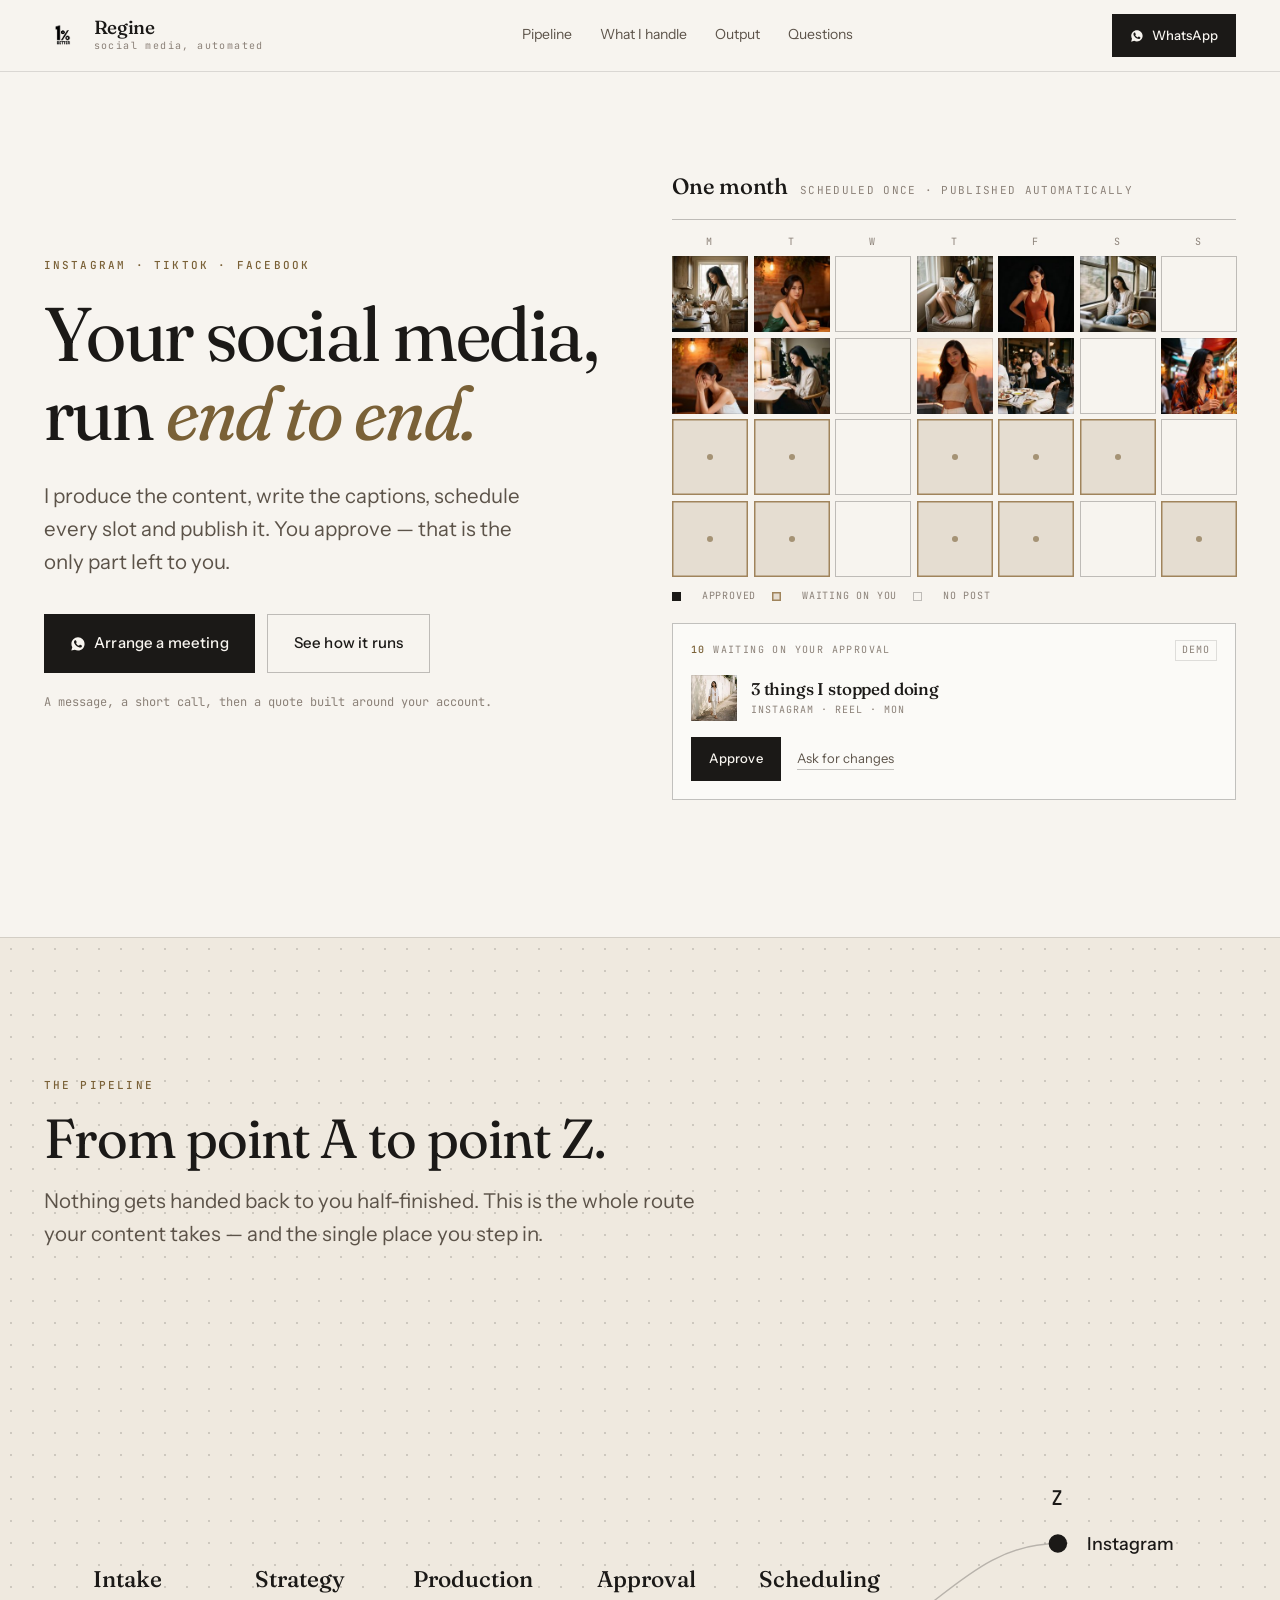
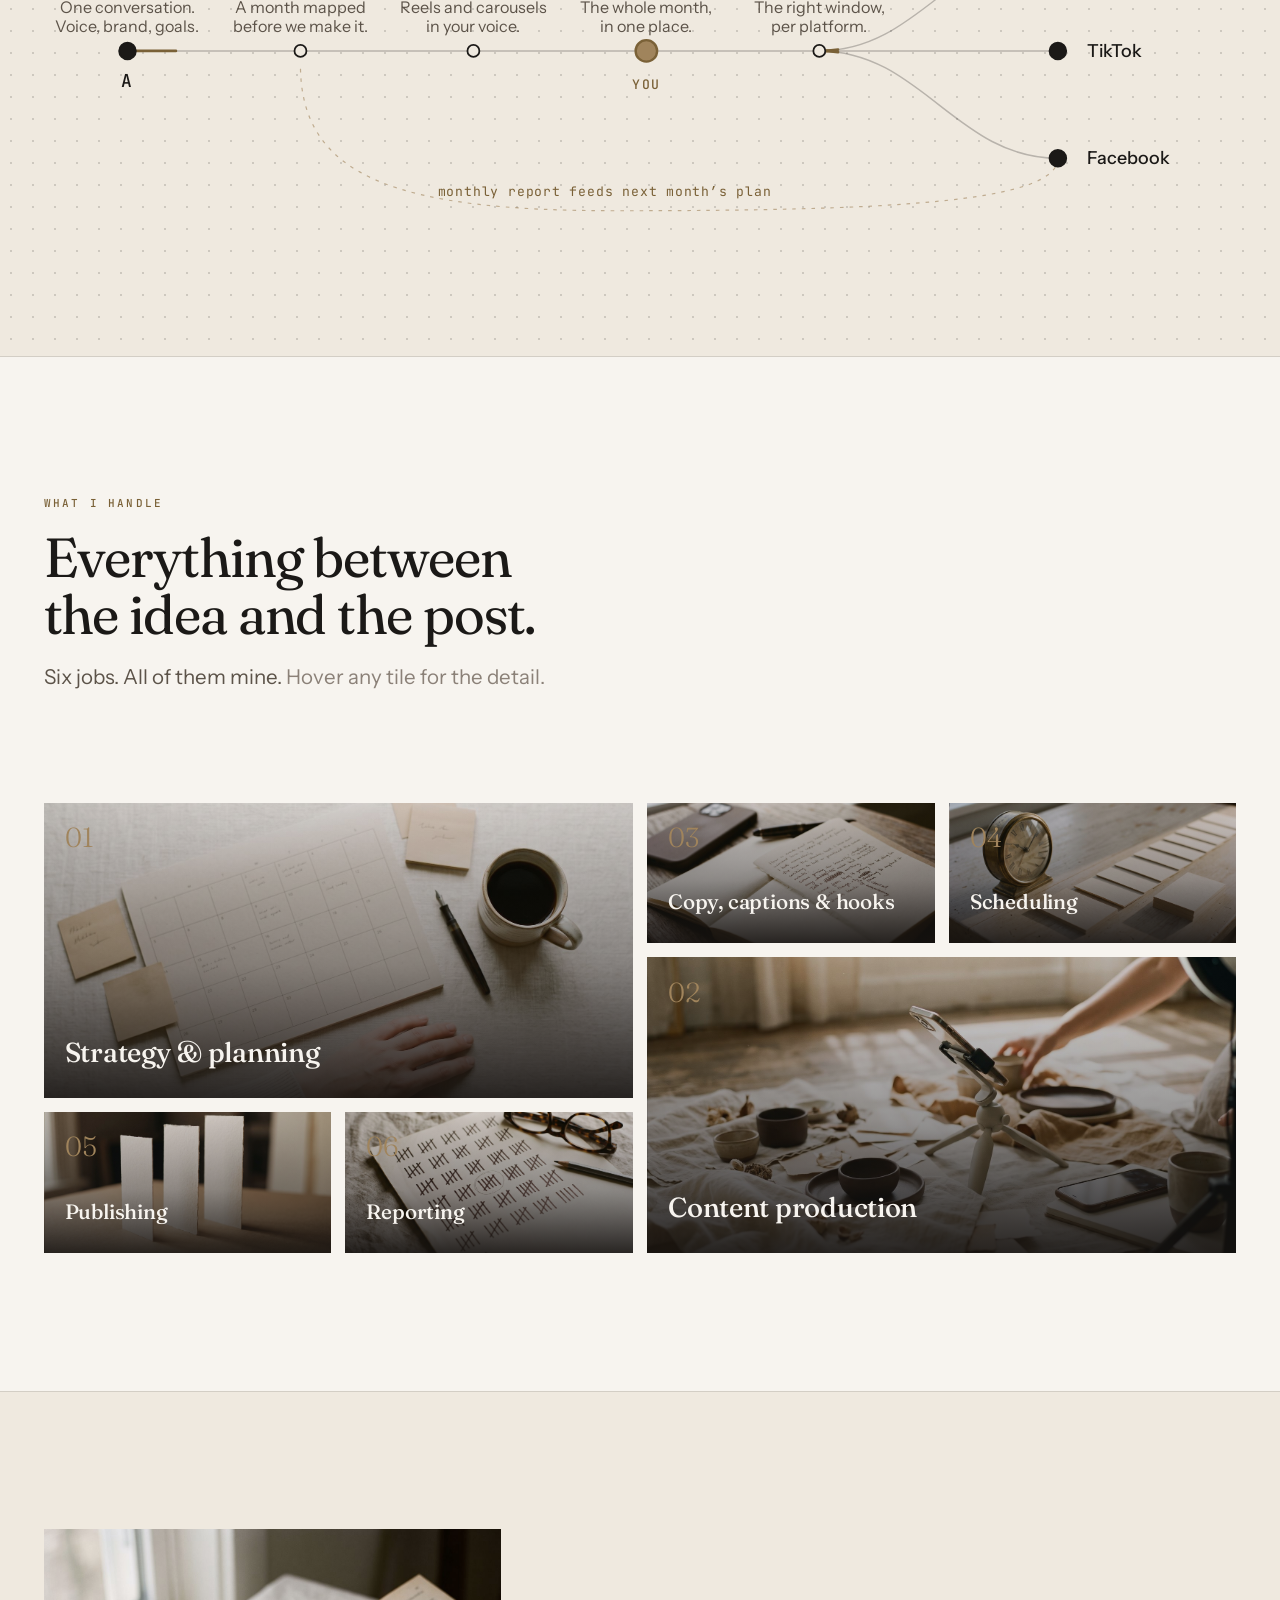
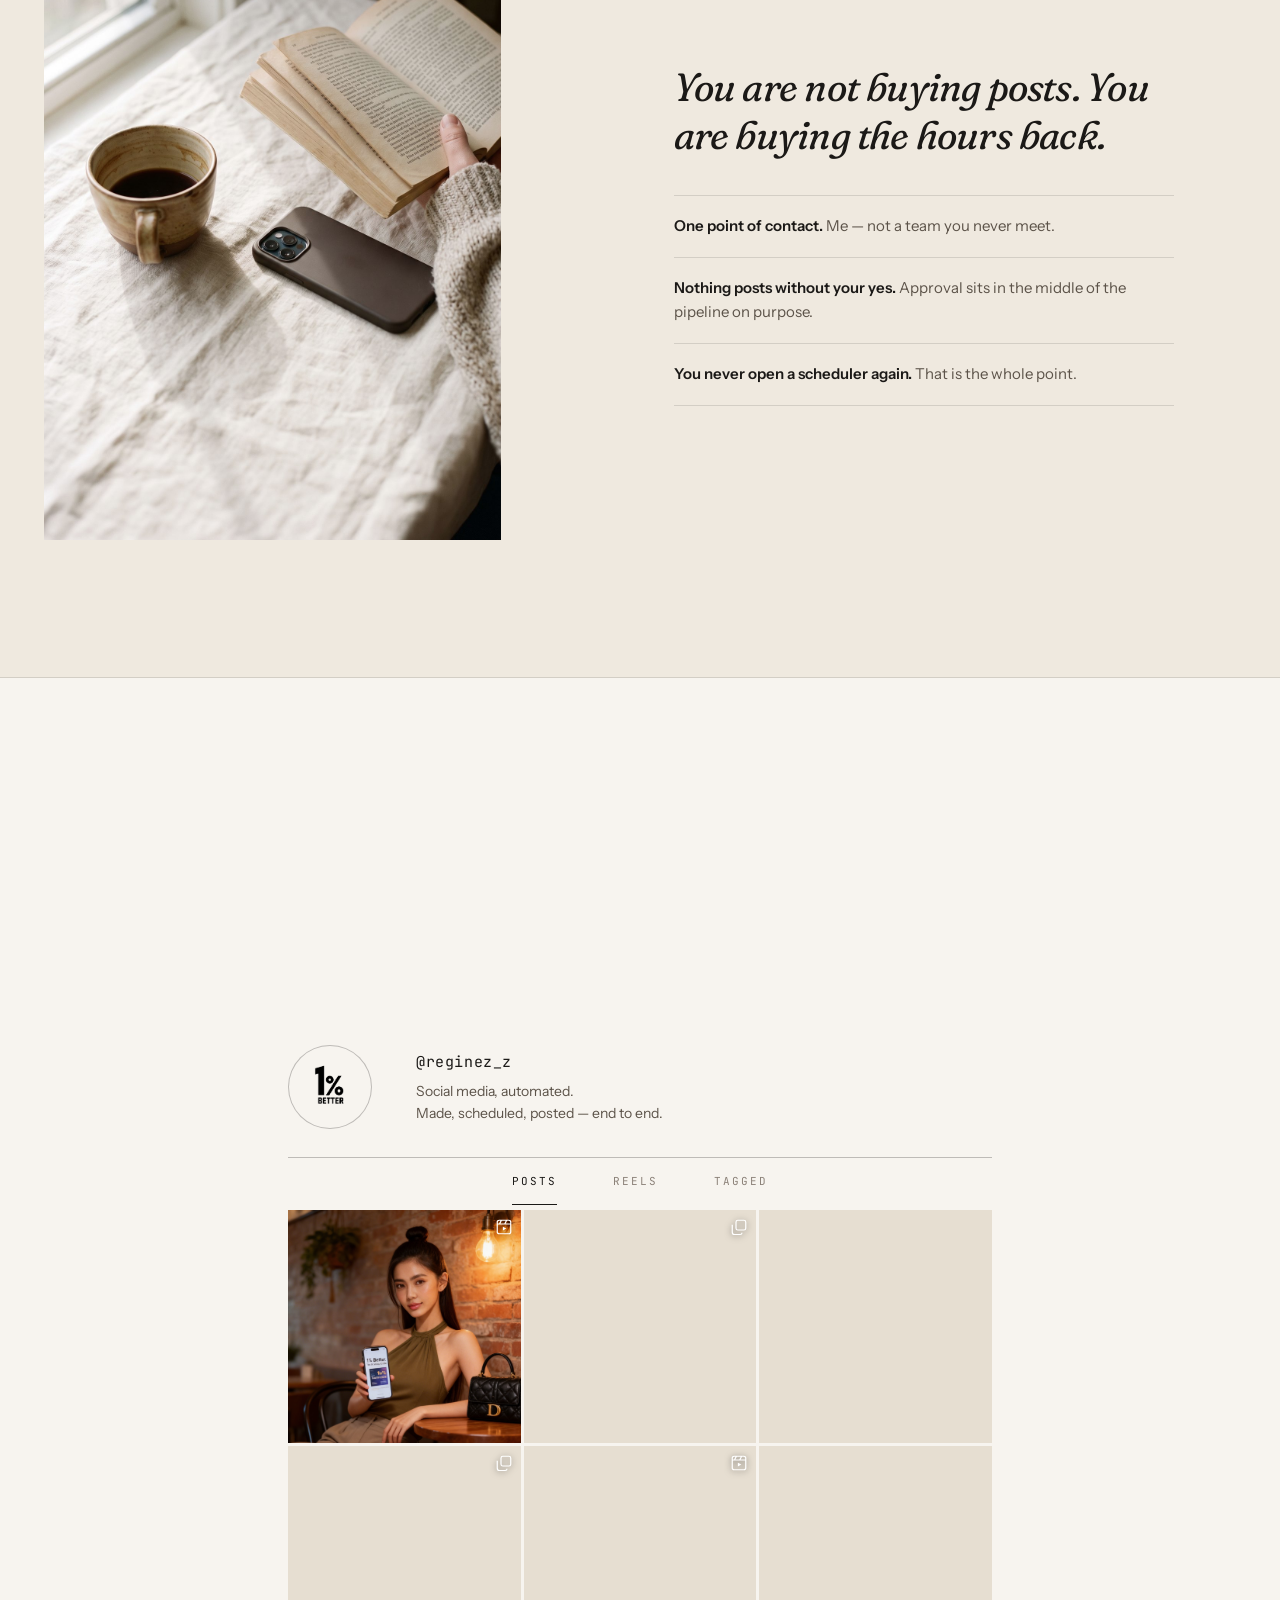
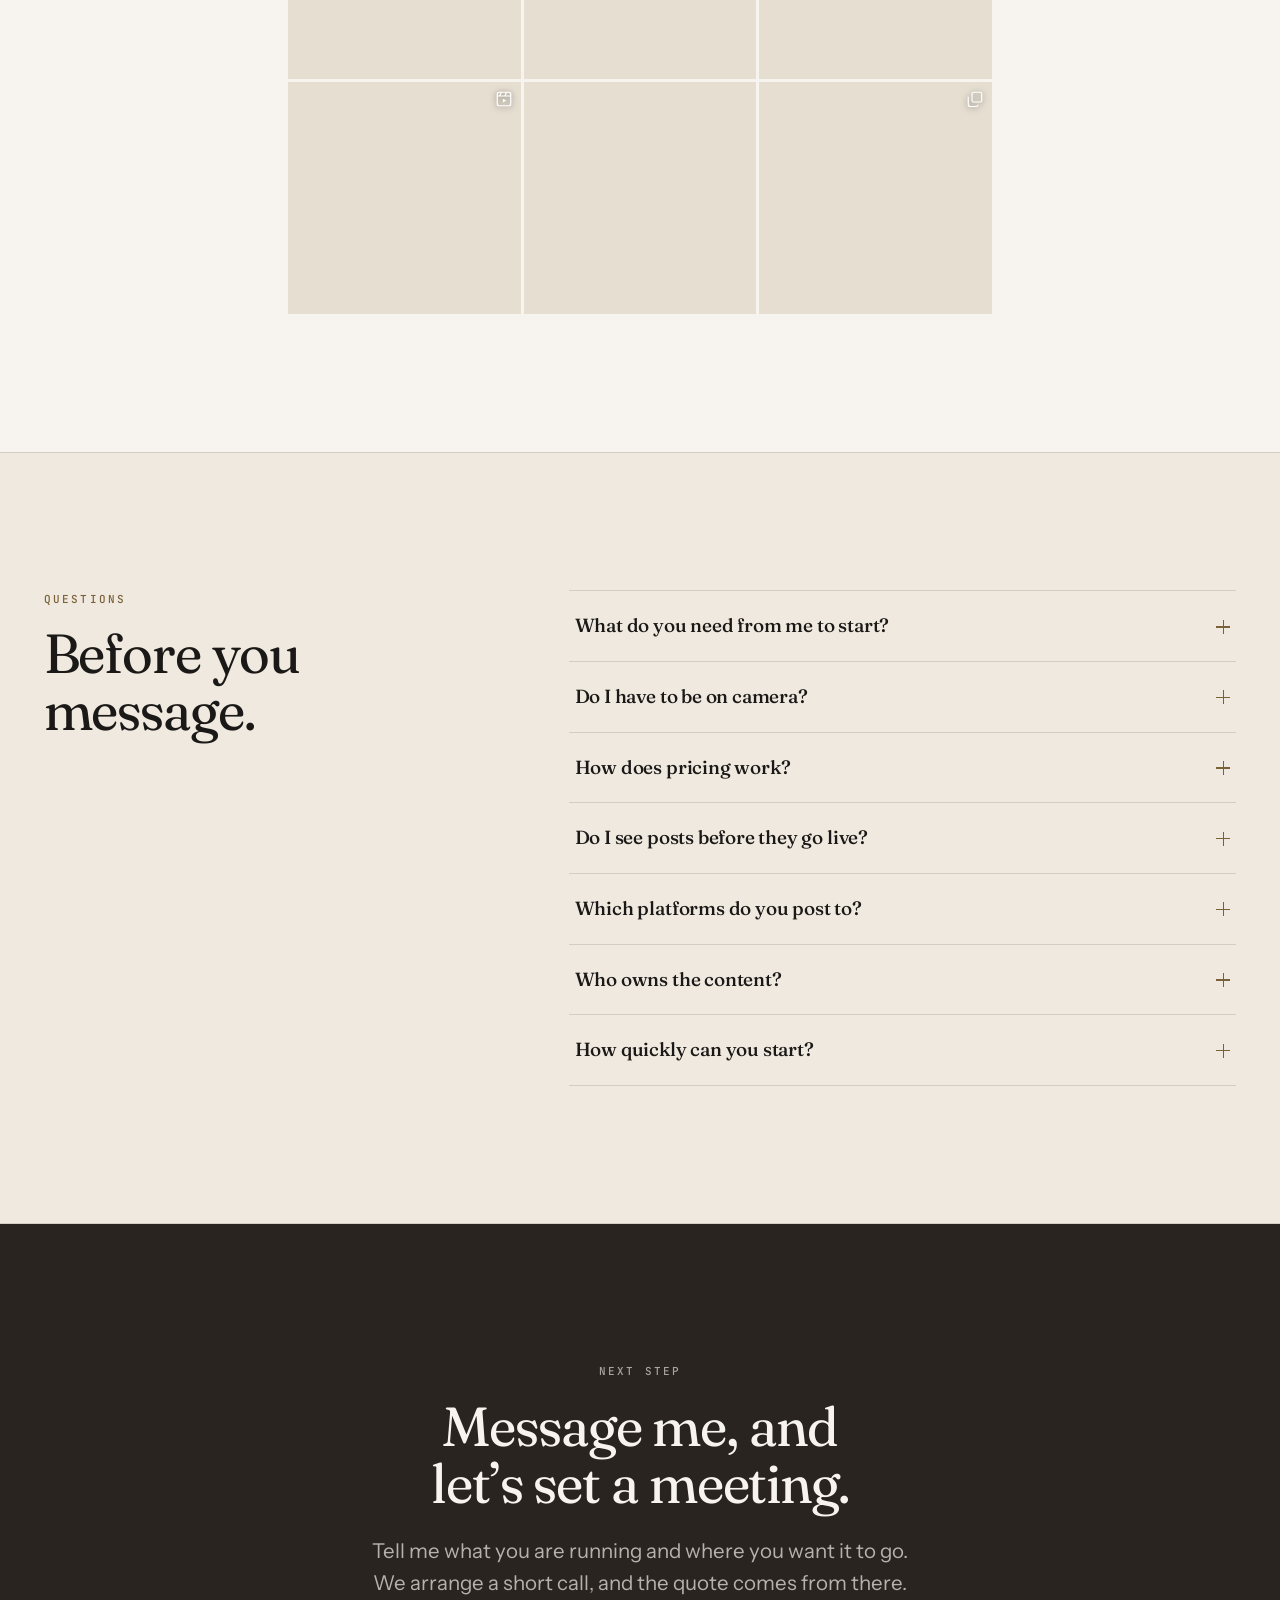
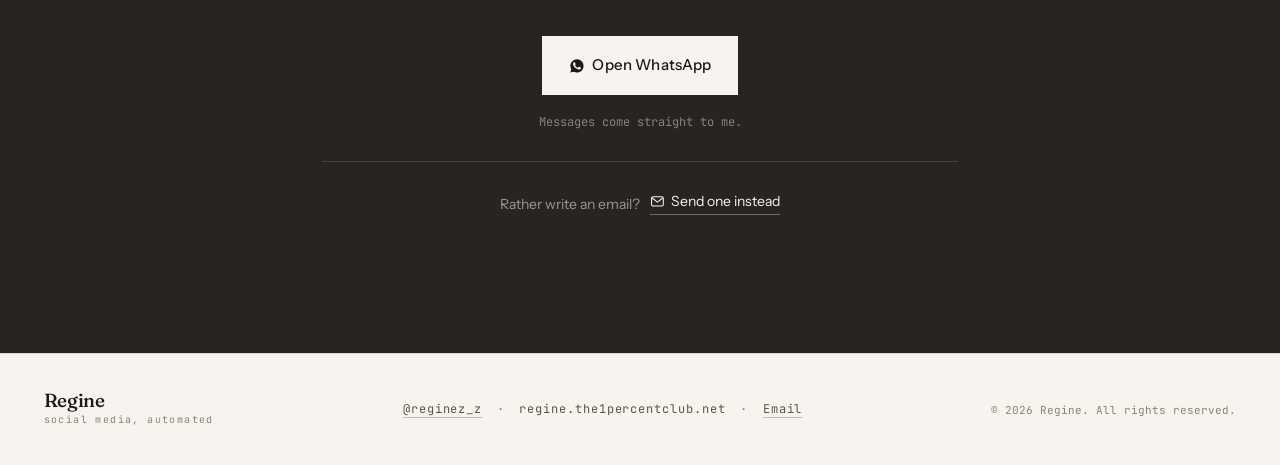
<file: index.html>
<!DOCTYPE html>
<html lang="en">
<head>
<meta charset="UTF-8">
<meta name="viewport" content="width=device-width, initial-scale=1">
<title>Regine — Social Media, Automated</title>
<meta name="description" content="Done-for-you social media. I produce the content, write the captions, schedule every slot and publish to Instagram, TikTok and Facebook. You approve — that is the only part left to you.">
<meta name="robots" content="index, follow">

<!-- Open Graph -->
<meta property="og:title" content="Regine — Social Media, Automated">
<meta property="og:description" content="Content produced, captioned, scheduled and published for you. Instagram, TikTok and Facebook, handled end to end.">
<meta property="og:site_name" content="Regine">
<meta property="og:locale" content="en_US">
<meta property="og:type" content="website">
<meta property="og:url" content="https://regine.the1percentclub.net/">
<meta property="og:image" content="https://regine.the1percentclub.net/images/logo.png">
<meta property="og:image:width" content="1080">
<meta property="og:image:height" content="1080">
<meta property="og:image:alt" content="Regine">

<!-- Twitter -->
<meta name="twitter:card" content="summary_large_image">
<meta name="twitter:title" content="Regine — Social Media, Automated">
<meta name="twitter:description" content="Content produced, captioned, scheduled and published for you. Instagram, TikTok and Facebook, handled end to end.">
<meta name="twitter:image" content="https://regine.the1percentclub.net/images/logo.png">

<link rel="canonical" href="https://regine.the1percentclub.net/">

<link rel="icon" href="images/logo.png" type="image/png">

<link rel="preconnect" href="https://fonts.googleapis.com">
<link rel="preconnect" href="https://fonts.gstatic.com" crossorigin>
<link href="https://fonts.googleapis.com/css2?family=Fraunces:opsz,wght@9..144,300..700&family=Instrument+Sans:wght@400..600&family=JetBrains+Mono:wght@400;500&display=swap" rel="stylesheet">

<link rel="stylesheet" href="css/styles.css?v=24">
</head>
<body>

<a class="skip-link" href="#main">Skip to content</a>

<!-- ============ HEADER ============ -->
<header class="masthead" id="top">
  <div class="shell masthead__inner">
    <a class="wordmark" href="#top">
      <img src="images/logo.png" alt="" width="38" height="38">
      <span class="wordmark__text">
        <span class="wordmark__name">Regine</span>
        <span class="wordmark__tag">social media, automated</span>
      </span>
    </a>

    <nav class="masthead__nav" aria-label="Sections">
      <a href="#pipeline">Pipeline</a>
      <a href="#handle">What I handle</a>
      <a href="#frames">Output</a>
      <a href="#faq">Questions</a>
    </nav>

    <a class="btn btn--sm" href="https://wa.me/60183644068?text=Hi%20Regine!%20I%20came%20from%20your%20website%20and%20I%20want%20to%20arrange%20a%20meeting%20about%20my%20social%20media." target="_blank" rel="noopener" aria-label="Message Regine on WhatsApp to arrange a meeting">
      <svg class="icon-wa" viewBox="0 0 24 24" aria-hidden="true" focusable="false"><path d="M12.04 2C6.58 2 2.13 6.45 2.13 11.91c0 1.75.46 3.46 1.32 4.97L2 22l5.25-1.38a9.9 9.9 0 0 0 4.79 1.22h.01c5.46 0 9.9-4.45 9.9-9.91C21.95 6.45 17.5 2 12.04 2Zm5.8 14.04c-.25.69-1.43 1.32-1.97 1.37-.54.05-1.04.24-3.56-.74-3.04-1.2-4.95-4.36-5.1-4.57-.15-.2-1.2-1.6-1.2-3.05 0-1.45.76-2.17 1.03-2.46.27-.3.59-.37.79-.37.2 0 .4 0 .57.01.18.01.43-.07.67.51.25.6.84 2.05.91 2.2.07.15.12.32.02.52-.1.2-.15.32-.3.5-.15.17-.31.38-.44.51-.15.15-.3.31-.13.6.17.3.76 1.25 1.63 2.03 1.12 1 2.06 1.31 2.35 1.46.3.15.47.12.64-.07.17-.2.74-.86.94-1.16.2-.3.4-.25.67-.15.27.1 1.72.81 2.02.96.3.15.5.22.57.34.08.13.08.74-.17 1.43Z"/></svg>
      WhatsApp
    </a>
  </div>
</header>

<main id="main">

  <!-- ============ HERO ============ -->
  <section class="hero">
    <div class="shell hero__grid">

      <div class="hero__copy reveal">
        <p class="eyebrow">Instagram &middot; TikTok &middot; Facebook</p>

        <h1 class="display hero__title">
          Your social media,<br>
          run <em>end to end.</em>
        </h1>

        <p class="lede">
          I produce the content, write the captions, schedule every slot and publish it.
          You approve &mdash; that is the only part left to you.
        </p>

        <div class="hero__actions">
          <a class="btn" href="https://wa.me/60183644068?text=Hi%20Regine!%20I%20came%20from%20your%20website%20and%20I%20want%20to%20arrange%20a%20meeting%20about%20my%20social%20media." target="_blank" rel="noopener" aria-label="Message Regine on WhatsApp to arrange a meeting">
            <svg class="icon-wa" viewBox="0 0 24 24" aria-hidden="true" focusable="false"><path d="M12.04 2C6.58 2 2.13 6.45 2.13 11.91c0 1.75.46 3.46 1.32 4.97L2 22l5.25-1.38a9.9 9.9 0 0 0 4.79 1.22h.01c5.46 0 9.9-4.45 9.9-9.91C21.95 6.45 17.5 2 12.04 2Zm5.8 14.04c-.25.69-1.43 1.32-1.97 1.37-.54.05-1.04.24-3.56-.74-3.04-1.2-4.95-4.36-5.1-4.57-.15-.2-1.2-1.6-1.2-3.05 0-1.45.76-2.17 1.03-2.46.27-.3.59-.37.79-.37.2 0 .4 0 .57.01.18.01.43-.07.67.51.25.6.84 2.05.91 2.2.07.15.12.32.02.52-.1.2-.15.32-.3.5-.15.17-.31.38-.44.51-.15.15-.3.31-.13.6.17.3.76 1.25 1.63 2.03 1.12 1 2.06 1.31 2.35 1.46.3.15.47.12.64-.07.17-.2.74-.86.94-1.16.2-.3.4-.25.67-.15.27.1 1.72.81 2.02.96.3.15.5.22.57.34.08.13.08.74-.17 1.43Z"/></svg>
            Arrange a meeting
          </a>
          <a class="btn btn--ghost" href="#pipeline">See how it runs</a>
        </div>

        <p class="microcopy">A message, a short call, then a quote built around your account.</p>
      </div>

      <div class="hero__cal reveal" data-cal>
        <div class="cal__head">
          <span class="cal__label">One month</span>
          <span class="cal__sub">scheduled once &middot; published automatically</span>
        </div>

        <div class="cal__dow" aria-hidden="true"><span>M</span><span>T</span><span>W</span><span>T</span><span>F</span><span>S</span><span>S</span></div>

        <ul class="cal__grid">
            <li class="day day--post" data-t="11" aria-hidden="true"></li>
            <li class="day day--post" data-t="03" aria-hidden="true"></li>
            <li class="day day--empty" aria-hidden="true"></li>
            <li class="day day--post" data-t="15" aria-hidden="true"></li>
            <li class="day day--post" data-t="07" aria-hidden="true"></li>
            <li class="day day--post" data-t="19" aria-hidden="true"></li>
            <li class="day day--empty" aria-hidden="true"></li>
            <li class="day day--post" data-t="01" aria-hidden="true"></li>
            <li class="day day--post" data-t="13" aria-hidden="true"></li>
            <li class="day day--empty" aria-hidden="true"></li>
            <li class="day day--post" data-t="05" aria-hidden="true"></li>
            <li class="day day--post" data-t="17" aria-hidden="true"></li>
            <li class="day day--empty" aria-hidden="true"></li>
            <li class="day day--post" data-t="09" aria-hidden="true"></li>
            <li class="day day--pending" aria-hidden="true" data-thumb="12" data-caption="3 things I stopped doing" data-platform="Instagram" data-kind="Reel" data-day="Mon"></li>
            <li class="day day--pending" aria-hidden="true" data-thumb="04" data-caption="Save this for later" data-platform="Instagram" data-kind="Carousel" data-day="Tue"></li>
            <li class="day day--empty" aria-hidden="true"></li>
            <li class="day day--pending" aria-hidden="true" data-thumb="16" data-caption="The part nobody shows you" data-platform="TikTok" data-kind="Reel" data-day="Thu"></li>
            <li class="day day--pending" aria-hidden="true" data-thumb="08" data-caption="Answering your questions" data-platform="Facebook" data-kind="Post" data-day="Fri"></li>
            <li class="day day--pending" aria-hidden="true" data-thumb="20" data-caption="A week in the life" data-platform="Instagram" data-kind="Reel" data-day="Sat"></li>
            <li class="day day--empty" aria-hidden="true"></li>
            <li class="day day--pending" aria-hidden="true" data-thumb="02" data-caption="How it actually works" data-platform="TikTok" data-kind="Reel" data-day="Mon"></li>
            <li class="day day--pending" aria-hidden="true" data-thumb="14" data-caption="Before and after" data-platform="Instagram" data-kind="Carousel" data-day="Tue"></li>
            <li class="day day--empty" aria-hidden="true"></li>
            <li class="day day--pending" aria-hidden="true" data-thumb="06" data-caption="What I&rsquo;d do differently" data-platform="Instagram" data-kind="Reel" data-day="Thu"></li>
            <li class="day day--pending" aria-hidden="true" data-thumb="18" data-caption="Quick tip" data-platform="Facebook" data-kind="Post" data-day="Fri"></li>
            <li class="day day--empty" aria-hidden="true"></li>
            <li class="day day--pending" aria-hidden="true" data-thumb="10" data-caption="Behind the scenes" data-platform="TikTok" data-kind="Reel" data-day="Sun"></li>
        </ul>

        <p class="cal__legend" aria-hidden="true">
          <span class="key key--post"></span> approved
          <span class="key key--pending"></span> waiting on you
          <span class="key key--empty"></span> no post
        </p>

        <div class="queue" data-queue>
          <div class="queue__head">
            <span class="queue__count"><strong data-count>10</strong> waiting on your approval</span>
            <span class="queue__demo">demo</span>
          </div>

          <div class="queue__body">
            <span class="queue__thumb" data-qthumb aria-hidden="true"></span>
            <span class="queue__meta">
              <span class="queue__caption" data-qcaption>3 things I stopped doing</span>
              <span class="queue__where" data-qwhere>Instagram &middot; Reel &middot; Mon</span>
            </span>
          </div>

          <div class="queue__actions">
            <button type="button" class="btn btn--sm" data-approve>Approve</button>
            <button type="button" class="queue__link" data-changes>Ask for changes</button>
            <button type="button" class="queue__link queue__link--all" data-all hidden>Approve the remaining <span data-remaining></span></button>
          </div>

          <p class="queue__done" data-done hidden>
            All <span data-total>20</span> approved. Nothing left for you to do.
            <button type="button" class="queue__link" data-reset>Run it again</button>
          </p>

          <p class="sr-only" data-status role="status" aria-live="polite"></p>
        </div>
      </div>

    </div>
  </section>

  <!-- ============ PIPELINE ============ -->
  <section class="pipeline" id="pipeline">
    <div class="shell">

      <div class="section-head reveal">
        <p class="eyebrow">The pipeline</p>
        <h2 class="display section-head__title">From point A to point&nbsp;Z.</h2>
        <p class="section-head__lede">
          Nothing gets handed back to you half-finished. This is the whole route your
          content takes — and the single place you step in.
        </p>
      </div>

      <!-- Desktop diagram. Mirrors the ordered list below; that list is the accessible copy. -->
      <div class="flow reveal" aria-hidden="true">
        <svg class="flow__svg" viewBox="0 0 1000 430" preserveAspectRatio="xMidYMid meet" role="presentation">
          <!-- feedback loop, routed under the rail -->
          <path class="flow__loop" d="M850 380 C 850 418, 700 424, 480 424 C 300 424, 215 398, 215 302" fill="none"/>
          <text class="flow__loop-label" x="470" y="412" text-anchor="middle">monthly report feeds next month&rsquo;s plan</text>

          <!-- main rail: straight -->
          <path class="flow__rail" d="M70 290 L650 290" fill="none"/>
          <path class="flow__pulse" d="M70 290 L650 290" fill="none" pathLength="100"/>

          <!-- publish fan -->
          <path class="flow__rail" d="M650 290 C 735 290, 765 200, 850 200" fill="none"/>
          <path class="flow__rail" d="M650 290 L850 290" fill="none"/>
          <path class="flow__rail" d="M650 290 C 735 290, 765 380, 850 380" fill="none"/>
          <path class="flow__pulse flow__pulse--b" d="M650 290 C 735 290, 765 200, 850 200" fill="none" pathLength="100"/>
          <path class="flow__pulse flow__pulse--c" d="M650 290 L850 290" fill="none" pathLength="100"/>
          <path class="flow__pulse flow__pulse--d" d="M650 290 C 735 290, 765 380, 850 380" fill="none" pathLength="100"/>

          <!-- stage A: intake -->
          <text class="flow__name" x="70" y="236" text-anchor="middle">Intake</text>
          <text class="flow__note" x="70" y="258" text-anchor="middle">One conversation.</text>
          <text class="flow__note" x="70" y="274" text-anchor="middle">Voice, brand, goals.</text>
          <circle class="flow__node flow__node--edge" cx="70" cy="290" r="7"/>
          <text class="flow__key" x="70" y="320" text-anchor="middle">A</text>

          <!-- stage 2: strategy -->
          <text class="flow__name" x="215" y="236" text-anchor="middle">Strategy</text>
          <text class="flow__note" x="215" y="258" text-anchor="middle">A month mapped</text>
          <text class="flow__note" x="215" y="274" text-anchor="middle">before we make it.</text>
          <circle class="flow__node" cx="215" cy="290" r="5"/>

          <!-- stage 3: production -->
          <text class="flow__name" x="360" y="236" text-anchor="middle">Production</text>
          <text class="flow__note" x="360" y="258" text-anchor="middle">Reels and carousels</text>
          <text class="flow__note" x="360" y="274" text-anchor="middle">in your voice.</text>
          <circle class="flow__node" cx="360" cy="290" r="5"/>

          <!-- stage 4: the only client step -->
          <text class="flow__name" x="505" y="236" text-anchor="middle">Approval</text>
          <text class="flow__note" x="505" y="258" text-anchor="middle">The whole month,</text>
          <text class="flow__note" x="505" y="274" text-anchor="middle">in one place.</text>
          <circle class="flow__node flow__node--you" cx="505" cy="290" r="9"/>
          <text class="flow__key flow__key--you" x="505" y="322" text-anchor="middle">YOU</text>

          <!-- stage 5: scheduling -->
          <text class="flow__name" x="650" y="236" text-anchor="middle">Scheduling</text>
          <text class="flow__note" x="650" y="258" text-anchor="middle">The right window,</text>
          <text class="flow__note" x="650" y="274" text-anchor="middle">per platform.</text>
          <circle class="flow__node" cx="650" cy="290" r="5"/>

          <!-- published -->
          <text class="flow__key flow__key--z" x="850" y="168" text-anchor="middle">Z</text>
          <circle class="flow__node flow__node--edge" cx="850" cy="200" r="7"/>
          <text class="flow__out" x="874" y="205">Instagram</text>
          <circle class="flow__node flow__node--edge" cx="850" cy="290" r="7"/>
          <text class="flow__out" x="874" y="295">TikTok</text>
          <circle class="flow__node flow__node--edge" cx="850" cy="380" r="7"/>
          <text class="flow__out" x="874" y="385">Facebook</text>
        </svg>
      </div>

      <!-- Accessible + mobile version of the same pipeline -->
      <ol class="stages reveal">
        <li class="stages__item">
          <span class="stages__key">A</span>
          <h3 class="stages__name">Intake</h3>
          <p>One conversation. I learn your brand, your voice, and what you actually want out of this.</p>
        </li>
        <li class="stages__item">
          <span class="stages__key">02</span>
          <h3 class="stages__name">Strategy</h3>
          <p>A month of content mapped out before anything gets made.</p>
        </li>
        <li class="stages__item">
          <span class="stages__key">03</span>
          <h3 class="stages__name">Production</h3>
          <p>Reels, carousels and graphics, produced in your voice.</p>
        </li>
        <li class="stages__item stages__item--you">
          <span class="stages__key">You</span>
          <h3 class="stages__name">Approval</h3>
          <p>You see the whole month in one place. Approve it, or send it back. This is your only step.</p>
        </li>
        <li class="stages__item">
          <span class="stages__key">05</span>
          <h3 class="stages__name">Scheduling</h3>
          <p>Every piece slotted into the right posting window for each platform.</p>
        </li>
        <li class="stages__item">
          <span class="stages__key">Z</span>
          <h3 class="stages__name">Published</h3>
          <p>It goes live on Instagram, TikTok and Facebook on its own. Then a monthly report feeds straight into next month&rsquo;s plan.</p>
        </li>
      </ol>

    </div>
  </section>

  <!-- ============ WHAT I HANDLE ============ -->
  <section class="handle" id="handle">
    <div class="shell handle__grid">

      <div class="handle__head reveal">
        <p class="eyebrow">What I handle</p>
        <h2 class="display section-head__title">Everything between the idea and the post.</h2>
        <p class="section-head__lede">Six jobs. All of them mine.<span class="hint"> Hover any tile for the detail.</span></p>
      </div>

      <div class="bento reveal">
        <article class="tile tile--strategy tile--hero">
          <div class="tile__face">
            <span class="tile__num">01</span>
            <div class="tile__text">
              <h3 class="tile__title">Strategy &amp; planning</h3>
              <div class="tile__detail"><p>Monthly plans built around what your audience actually stops for — not a guess at what might land.</p></div>
            </div>
          </div>
        </article>
        <article class="tile tile--production tile--hero">
          <div class="tile__face">
            <span class="tile__num">02</span>
            <div class="tile__text">
              <h3 class="tile__title">Content production</h3>
              <div class="tile__detail"><p>Reels, carousels and static graphics. Assembled, edited, finished, ready to post.</p></div>
            </div>
          </div>
        </article>
        <article class="tile tile--copy">
          <div class="tile__face">
            <span class="tile__num">03</span>
            <div class="tile__text">
              <h3 class="tile__title">Copy, captions &amp; hooks</h3>
              <div class="tile__detail"><p>Written in your voice, built to hold attention past the first line.</p></div>
            </div>
          </div>
        </article>
        <article class="tile tile--scheduling">
          <div class="tile__face">
            <span class="tile__num">04</span>
            <div class="tile__text">
              <h3 class="tile__title">Scheduling</h3>
              <div class="tile__detail"><p>Posting windows chosen per platform, not guessed at.</p></div>
            </div>
          </div>
        </article>
        <article class="tile tile--publishing">
          <div class="tile__face">
            <span class="tile__num">05</span>
            <div class="tile__text">
              <h3 class="tile__title">Publishing</h3>
              <div class="tile__detail"><p>Automated posting to Instagram, TikTok and Facebook.</p></div>
            </div>
          </div>
        </article>
        <article class="tile tile--reporting">
          <div class="tile__face">
            <span class="tile__num">06</span>
            <div class="tile__text">
              <h3 class="tile__title">Reporting</h3>
              <div class="tile__detail"><p>A monthly read on what worked — and what changes because of it.</p></div>
            </div>
          </div>
        </article>
      </div>

    </div>
  </section>

  <!-- ============ MANIFESTO ============ -->
  <section class="manifesto">
    <div class="shell manifesto__grid">
      <figure class="manifesto__figure reveal">
        <img src="images/hours-back.jpg" alt="A phone lying face-down beside a coffee cup and an open book" loading="lazy" decoding="async">
      </figure>
      <div class="manifesto__copy reveal">
        <blockquote class="display manifesto__quote">
          You are not buying posts. You are buying the hours back.
        </blockquote>
        <ul class="claims">
          <li><strong>One point of contact.</strong> Me — not a team you never meet.</li>
          <li><strong>Nothing posts without your yes.</strong> Approval sits in the middle of the pipeline on purpose.</li>
          <li><strong>You never open a scheduler again.</strong> That is the whole point.</li>
        </ul>
      </div>
    </div>
  </section>

  <!-- ============ OUTPUT ============ -->
  <section class="frames" id="frames">
    <div class="shell">
      <div class="section-head reveal">
        <p class="eyebrow">Sample frames</p>
        <h2 class="display section-head__title">A sense of the output.</h2>
        <p class="section-head__lede">Content built to sit on a feed and look like it belongs there. This is roughly how it lands.</p>
      </div>

      <div class="feed reveal">

        <header class="feed__bar">
          <img class="feed__avatar" src="images/logo.png" alt="" width="84" height="84">
          <div class="feed__id">
            <p class="feed__handle">@reginez_z</p>
            <p class="feed__bio">Social media, automated.<br>Made, scheduled, posted — end to end.</p>
          </div>
        </header>

        <nav class="feed__tabs" aria-hidden="true">
          <span class="is-active">Posts</span>
          <span>Reels</span>
          <span>Tagged</span>
        </nav>

        <ul class="feed__grid">
          <li class="post">
            <img src="images/create-content-minutes.jpeg" alt="Reel cover from a produced content set" loading="lazy" decoding="async">
            <svg class="post__kind" viewBox="0 0 24 24" aria-hidden="true" focusable="false"><path d="M3 5.5A2.5 2.5 0 0 1 5.5 3h13A2.5 2.5 0 0 1 21 5.5v13A2.5 2.5 0 0 1 18.5 21h-13A2.5 2.5 0 0 1 3 18.5v-13ZM3 8h18M8.5 3 6 8m9.5-5L13 8" fill="none" stroke="currentColor" stroke-width="1.6"/><path d="m10.5 11.5 4.5 2.6-4.5 2.6v-5.2Z" fill="currentColor"/></svg>
          </li>
          <li class="post">
            <img src="images/earn-affiliate.jpeg" alt="Carousel opener from a produced content set" loading="lazy" decoding="async">
            <svg class="post__kind" viewBox="0 0 24 24" aria-hidden="true" focusable="false"><rect x="8" y="3" width="13" height="13" rx="2.5" fill="none" stroke="currentColor" stroke-width="1.6"/><path d="M16 19.5A2.5 2.5 0 0 1 13.5 22H6a3 3 0 0 1-3-3V9" fill="none" stroke="currentColor" stroke-width="1.6"/></svg>
          </li>
          <li class="post">
            <img src="images/step2-create-content.jpeg" alt="Lifestyle still from a produced content set" loading="lazy" decoding="async">
          </li>
          <li class="post">
            <img src="images/turn-content-income.jpeg" alt="Feed post from a produced content set" loading="lazy" decoding="async">
            <svg class="post__kind" viewBox="0 0 24 24" aria-hidden="true" focusable="false"><rect x="8" y="3" width="13" height="13" rx="2.5" fill="none" stroke="currentColor" stroke-width="1.6"/><path d="M16 19.5A2.5 2.5 0 0 1 13.5 22H6a3 3 0 0 1-3-3V9" fill="none" stroke="currentColor" stroke-width="1.6"/></svg>
          </li>
          <li class="post">
            <img src="images/step4-monetize.jpeg" alt="Evening lifestyle still from a produced content set" loading="lazy" decoding="async">
            <svg class="post__kind" viewBox="0 0 24 24" aria-hidden="true" focusable="false"><path d="M3 5.5A2.5 2.5 0 0 1 5.5 3h13A2.5 2.5 0 0 1 21 5.5v13A2.5 2.5 0 0 1 18.5 21h-13A2.5 2.5 0 0 1 3 18.5v-13ZM3 8h18M8.5 3 6 8m9.5-5L13 8" fill="none" stroke="currentColor" stroke-width="1.6"/><path d="m10.5 11.5 4.5 2.6-4.5 2.6v-5.2Z" fill="currentColor"/></svg>
          </li>
          <li class="post">
            <img src="images/create-ai-clone.jpeg" alt="Portrait frame from a produced content set" loading="lazy" decoding="async">
          </li>
          <li class="post">
            <img src="images/step1-create-clone.jpeg" alt="Rooftop frame from a produced content set" loading="lazy" decoding="async">
            <svg class="post__kind" viewBox="0 0 24 24" aria-hidden="true" focusable="false"><path d="M3 5.5A2.5 2.5 0 0 1 5.5 3h13A2.5 2.5 0 0 1 21 5.5v13A2.5 2.5 0 0 1 18.5 21h-13A2.5 2.5 0 0 1 3 18.5v-13ZM3 8h18M8.5 3 6 8m9.5-5L13 8" fill="none" stroke="currentColor" stroke-width="1.6"/><path d="m10.5 11.5 4.5 2.6-4.5 2.6v-5.2Z" fill="currentColor"/></svg>
          </li>
          <li class="post">
            <img src="images/step3-post-system.jpeg" alt="Studio frame from a produced content set" loading="lazy" decoding="async">
          </li>
          <li class="post">
            <img src="images/why-works.jpeg" alt="Lifestyle frame from a produced content set" loading="lazy" decoding="async">
            <svg class="post__kind" viewBox="0 0 24 24" aria-hidden="true" focusable="false"><rect x="8" y="3" width="13" height="13" rx="2.5" fill="none" stroke="currentColor" stroke-width="1.6"/><path d="M16 19.5A2.5 2.5 0 0 1 13.5 22H6a3 3 0 0 1-3-3V9" fill="none" stroke="currentColor" stroke-width="1.6"/></svg>
          </li>
        </ul>

      </div>
    </div>
  </section>

  <!-- ============ FAQ ============ -->
  <section class="faq" id="faq">
    <div class="shell faq__grid">

      <div class="faq__head reveal">
        <p class="eyebrow">Questions</p>
        <h2 class="display section-head__title">Before you message.</h2>
      </div>

      <div class="faq__list reveal">

        <div class="qa">
          <h3 class="qa__h"><button type="button" class="qa__q" aria-expanded="false">
            <span>What do you need from me to start?</span>
            <span class="qa__mark" aria-hidden="true"></span>
          </button></h3>
          <div class="qa__a"><div class="qa__a-inner"><p>A short WhatsApp conversation, access to your accounts, and anything you already have — logos, product shots, old posts. If you have none of that, we start from scratch.</p></div></div>
        </div>

        <div class="qa">
          <h3 class="qa__h"><button type="button" class="qa__q" aria-expanded="false">
            <span>Do I have to be on camera?</span>
            <span class="qa__mark" aria-hidden="true"></span>
          </button></h3>
          <div class="qa__a"><div class="qa__a-inner"><p>No. Most of what I produce does not need you on camera at all. If you do want to appear, that works too — it just changes what we plan.</p></div></div>
        </div>

        <div class="qa">
          <h3 class="qa__h"><button type="button" class="qa__q" aria-expanded="false">
            <span>How does pricing work?</span>
            <span class="qa__mark" aria-hidden="true"></span>
          </button></h3>
          <div class="qa__a"><div class="qa__a-inner"><p>There is no fixed list, because no two accounts need the same thing. Message me on WhatsApp, we arrange a short meeting, and you get a quote based on platforms, volume, and how much of it you want me running.</p></div></div>
        </div>

        <div class="qa">
          <h3 class="qa__h"><button type="button" class="qa__q" aria-expanded="false">
            <span>Do I see posts before they go live?</span>
            <span class="qa__mark" aria-hidden="true"></span>
          </button></h3>
          <div class="qa__a"><div class="qa__a-inner"><p>Yes. Approval sits in the middle of the pipeline by design. Nothing publishes without your yes.</p></div></div>
        </div>

        <div class="qa">
          <h3 class="qa__h"><button type="button" class="qa__q" aria-expanded="false">
            <span>Which platforms do you post to?</span>
            <span class="qa__mark" aria-hidden="true"></span>
          </button></h3>
          <div class="qa__a"><div class="qa__a-inner"><p>Instagram, TikTok and Facebook.</p></div></div>
        </div>

        <div class="qa">
          <h3 class="qa__h"><button type="button" class="qa__q" aria-expanded="false">
            <span>Who owns the content?</span>
            <span class="qa__mark" aria-hidden="true"></span>
          </button></h3>
          <div class="qa__a"><div class="qa__a-inner"><p>You do. Everything produced for your account is yours to keep and reuse.</p></div></div>
        </div>

        <div class="qa">
          <h3 class="qa__h"><button type="button" class="qa__q" aria-expanded="false">
            <span>How quickly can you start?</span>
            <span class="qa__mark" aria-hidden="true"></span>
          </button></h3>
          <div class="qa__a"><div class="qa__a-inner"><p>Once we have agreed on scope, the first month&rsquo;s plan is usually ready within a week.</p></div></div>
        </div>

      </div>
    </div>
  </section>

  <!-- ============ CLOSING ============ -->
  <section class="closing" id="contact">
    <div class="shell closing__inner reveal">
      <p class="eyebrow eyebrow--light">Next step</p>
      <h2 class="display closing__title">Message me, and<br>let&rsquo;s set a meeting.</h2>
      <p class="closing__lede">
        Tell me what you are running and where you want it to go. We arrange a short call,
        and the quote comes from there.
      </p>
      <a class="btn btn--light" href="https://wa.me/60183644068?text=Hi%20Regine!%20I%20came%20from%20your%20website%20and%20I%20want%20to%20arrange%20a%20meeting%20about%20my%20social%20media." target="_blank" rel="noopener" aria-label="Message Regine on WhatsApp to arrange a meeting">
        <svg class="icon-wa" viewBox="0 0 24 24" aria-hidden="true" focusable="false"><path d="M12.04 2C6.58 2 2.13 6.45 2.13 11.91c0 1.75.46 3.46 1.32 4.97L2 22l5.25-1.38a9.9 9.9 0 0 0 4.79 1.22h.01c5.46 0 9.9-4.45 9.9-9.91C21.95 6.45 17.5 2 12.04 2Zm5.8 14.04c-.25.69-1.43 1.32-1.97 1.37-.54.05-1.04.24-3.56-.74-3.04-1.2-4.95-4.36-5.1-4.57-.15-.2-1.2-1.6-1.2-3.05 0-1.45.76-2.17 1.03-2.46.27-.3.59-.37.79-.37.2 0 .4 0 .57.01.18.01.43-.07.67.51.25.6.84 2.05.91 2.2.07.15.12.32.02.52-.1.2-.15.32-.3.5-.15.17-.31.38-.44.51-.15.15-.3.31-.13.6.17.3.76 1.25 1.63 2.03 1.12 1 2.06 1.31 2.35 1.46.3.15.47.12.64-.07.17-.2.74-.86.94-1.16.2-.3.4-.25.67-.15.27.1 1.72.81 2.02.96.3.15.5.22.57.34.08.13.08.74-.17 1.43Z"/></svg>
        Open WhatsApp
      </a>
      <p class="closing__fine">Messages come straight to me.</p>
      <p class="closing__alt">
        Rather write an email?
        <a href="mailto:reginewong97@gmail.com?subject=Social%20media%20enquiry%20from%20your%20website&body=Hi%20Regine!%20I%20came%20from%20your%20website%20and%20I%20want%20to%20arrange%20a%20meeting%20about%20my%20social%20media." aria-label="Email Regine to arrange a meeting"><svg class="icon-mail" viewBox="0 0 24 24" aria-hidden="true" focusable="false"><rect x="2.5" y="4.5" width="19" height="15" rx="2.5" fill="none" stroke="currentColor" stroke-width="1.7"/><path d="m3.5 6.5 8.5 6.5 8.5-6.5" fill="none" stroke="currentColor" stroke-width="1.7"/></svg>Send one instead</a>
      </p>
    </div>
  </section>

</main>

<!-- ============ FOOTER ============ -->
<footer class="colophon">
  <div class="shell colophon__inner">
    <div class="colophon__brand">
      <span class="wordmark__name">Regine</span>
      <span class="wordmark__tag">social media, automated</span>
    </div>
    <p class="colophon__handle">
      <a href="https://instagram.com/reginez_z" target="_blank" rel="noopener">@reginez_z</a>
      <span aria-hidden="true">·</span>
      regine.the1percentclub.net
      <span aria-hidden="true">·</span>
      <a href="mailto:reginewong97@gmail.com?subject=Social%20media%20enquiry%20from%20your%20website&body=Hi%20Regine!%20I%20came%20from%20your%20website%20and%20I%20want%20to%20arrange%20a%20meeting%20about%20my%20social%20media." aria-label="Email Regine">Email</a>
    </p>
    <p class="colophon__legal">&copy; 2026 Regine. All rights reserved.</p>
  </div>
</footer>

<script src="js/main.js?v=9"></script>
</body>
</html>
</file>
<file: css/styles.css>
/* =========================================================
   Regine Z. — Social Media, Automated
   Editorial layout. Plain CSS, no utility framework.
   ========================================================= */

/* ---------- tokens ---------- */
:root {
  /* paper + ink */
  --paper:        #F7F4EF;
  --paper-2:      #EFE9DF;
  --paper-3:      #E6DED1;
  --ink:          #1B1917;
  --ink-soft:     #5C5349;
  --ink-faint:    #8B8178;
  --rule:         rgba(27, 25, 23, 0.13);
  --rule-strong:  rgba(27, 25, 23, 0.26);

  /* accents */
  --gold:         #A0845C;
  --gold-deep:    #7A6137;
  --espresso:     #2A2420;
  --live:         #4A6B52;

  /* type */
  --display: "Fraunces", "Playfair Display", Georgia, serif;
  --sans:    "Instrument Sans", "Helvetica Neue", Arial, sans-serif;
  --mono:    "JetBrains Mono", ui-monospace, "SFMono-Regular", Menlo, monospace;

  /* fluid scale */
  --t-hero:    clamp(2.5rem, 1.4rem + 4.6vw, 4.75rem);
  --t-section: clamp(2rem, 1.2rem + 2.8vw, 3.5rem);
  --t-quote:   clamp(1.5rem, 1.1rem + 1.7vw, 2.5rem);
  --t-lede:    clamp(1.0625rem, 1rem + 0.35vw, 1.3125rem);

  /* rhythm */
  --bay:   clamp(4.5rem, 3rem + 7vw, 10rem);   /* section padding */
  --gutter: clamp(1rem, 0.5rem + 2vw, 2.5rem);
  --measure: 1260px;
}

/* ---------- reset ---------- */
*, *::before, *::after { box-sizing: border-box; }

html {
  -webkit-text-size-adjust: 100%;
  scroll-behavior: smooth;
}

body {
  margin: 0;
  background: var(--paper);
  color: var(--ink);
  font-family: var(--sans);
  font-size: 1rem;
  line-height: 1.65;
  -webkit-font-smoothing: antialiased;
  -moz-osx-font-smoothing: grayscale;
  overflow-x: hidden;
}

img, svg { display: block; max-width: 100%; }
img { height: auto; }

h1, h2, h3, blockquote, p, ol, ul, figure { margin: 0; }
ol, ul { padding: 0; list-style: none; }

a { color: inherit; }

button {
  font: inherit;
  color: inherit;
  background: none;
  border: 0;
  cursor: pointer;
}

:focus-visible {
  outline: 2px solid var(--gold-deep);
  outline-offset: 3px;
}

/* ---------- shared pieces ---------- */
.shell {
  width: 100%;
  max-width: var(--measure);
  margin-inline: auto;
  padding-inline: var(--gutter);
}

.display {
  font-family: var(--display);
  font-weight: 400;
  font-variation-settings: "SOFT" 28, "WONK" 1;
  letter-spacing: -0.02em;
  line-height: 1.04;
  text-wrap: balance;
}

.display em {
  font-style: italic;
  font-variation-settings: "SOFT" 60, "WONK" 1;
  color: var(--gold-deep);
}

.eyebrow {
  font-family: var(--mono);
  font-size: 0.6875rem;
  font-weight: 500;
  letter-spacing: 0.2em;
  text-transform: uppercase;
  color: var(--gold-deep);
}

.eyebrow--light { color: rgba(247, 244, 239, 0.62); }

.lede {
  font-size: var(--t-lede);
  line-height: 1.6;
  color: var(--ink-soft);
  max-width: 34ch;
}

.microcopy {
  font-family: var(--mono);
  font-size: 0.75rem;
  line-height: 1.6;
  color: var(--ink-faint);
}

.skip-link {
  position: absolute;
  left: -9999px;
  top: 0;
  z-index: 100;
  padding: 0.75rem 1rem;
  background: var(--ink);
  color: var(--paper);
  font-size: 0.875rem;
  text-decoration: none;
}
.skip-link:focus { left: 0; }

/* ---------- buttons ---------- */
.btn {
  display: inline-flex;
  align-items: center;
  justify-content: center;
  gap: 0.5rem;
  padding: 1rem 1.6rem;
  background: var(--ink);
  color: var(--paper);
  border: 1px solid var(--ink);
  font-size: 0.9375rem;
  font-weight: 500;
  letter-spacing: 0.01em;
  text-decoration: none;
  transition: background 0.22s ease, color 0.22s ease, transform 0.22s ease;
}
.btn:hover { background: var(--gold-deep); border-color: var(--gold-deep); transform: translateY(-1px); }

.btn--sm { padding: 0.625rem 1.05rem; font-size: 0.8125rem; }

.btn--ghost {
  background: transparent;
  color: var(--ink);
  border-color: var(--rule-strong);
}
.btn--ghost:hover { background: var(--ink); color: var(--paper); border-color: var(--ink); }

.btn--light {
  background: var(--paper);
  color: var(--ink);
  border-color: var(--paper);
}
.btn--light:hover { background: var(--gold); color: #fff; border-color: var(--gold); }

.icon-wa { width: 1.0625em; height: 1.0625em; fill: currentColor; flex: none; }

/* ---------- masthead ---------- */
.masthead {
  position: sticky;
  top: 0;
  z-index: 50;
  background: rgba(247, 244, 239, 0.86);
  backdrop-filter: blur(10px);
  border-bottom: 1px solid var(--rule);
}

.masthead__inner {
  display: flex;
  align-items: center;
  justify-content: space-between;
  gap: 1.25rem;
  padding-block: 0.875rem;
}

.wordmark {
  display: flex;
  align-items: center;
  gap: 0.75rem;
  text-decoration: none;
}
.wordmark img { width: 38px; height: 38px; border-radius: 2px; }
.wordmark__text { display: flex; flex-direction: column; }

.wordmark__name {
  font-family: var(--display);
  font-size: 1.1875rem;
  font-weight: 500;
  font-variation-settings: "SOFT" 24, "WONK" 1;
  letter-spacing: -0.015em;
  line-height: 1.15;
}

.wordmark__tag {
  font-family: var(--mono);
  font-size: 0.625rem;
  letter-spacing: 0.14em;
  text-transform: lowercase;
  color: var(--ink-faint);
}

.masthead__nav { display: flex; gap: 1.75rem; }
.masthead__nav a {
  font-size: 0.875rem;
  color: var(--ink-soft);
  text-decoration: none;
  padding-bottom: 2px;
  border-bottom: 1px solid transparent;
  transition: color 0.2s ease, border-color 0.2s ease;
}
.masthead__nav a:hover { color: var(--ink); border-bottom-color: var(--gold); }

/* ---------- hero ---------- */
.hero { padding-block: clamp(3rem, 2rem + 5vw, 7rem) var(--bay); }

.hero__grid {
  display: grid;
  grid-template-columns: repeat(12, 1fr);
  gap: clamp(2rem, 1rem + 4vw, 4rem);
  align-items: center;
}

.hero__copy { grid-column: 1 / span 6; }
.hero__cal  { grid-column: 7 / span 6; }
.hero__title {
  font-size: var(--t-hero);
  margin-block: 1.25rem 1.75rem;
}
.hero__actions {
  display: flex;
  flex-wrap: wrap;
  gap: 0.75rem;
  margin-block: 2.25rem 1.25rem;
}


/* ---------- hero calendar ----------
   28 cells = four clean weeks. Not a real month: no ragged edges and no
   month name to go stale. Cells fill in on load, which is the whole point —
   you watch a month of content populate itself. */
.hero__cal { min-width: 0; }

.cal__head {
  display: flex;
  flex-wrap: wrap;
  align-items: baseline;
  gap: 0.5rem 0.75rem;
  padding-bottom: 0.875rem;
  border-bottom: 1px solid var(--rule-strong);
  margin-bottom: 0.875rem;
}

.cal__label {
  font-family: var(--display);
  font-size: 1.375rem;
  font-weight: 500;
  letter-spacing: -0.01em;
}

.cal__sub {
  font-family: var(--mono);
  font-size: 0.6875rem;
  letter-spacing: 0.12em;
  text-transform: uppercase;
  color: var(--ink-faint);
}

.cal__dow {
  display: grid;
  grid-template-columns: repeat(7, 1fr);
  gap: clamp(3px, 0.5vw, 6px);
  margin-bottom: clamp(3px, 0.5vw, 6px);
}
.cal__dow span {
  font-family: var(--mono);
  font-size: 0.625rem;
  letter-spacing: 0.1em;
  text-align: center;
  color: var(--ink-faint);
}

.cal__grid {
  display: grid;
  grid-template-columns: repeat(7, 1fr);
  gap: clamp(3px, 0.5vw, 6px);
}

.day {
  position: relative;
  aspect-ratio: 1;
  background-color: var(--paper-3);
  background-size: cover;
  background-position: center;
}

/* hairline inside the photo cells so they read as framed posts */
.day--post { box-shadow: inset 0 0 0 1px rgba(27, 25, 23, 0.1); }

.day--empty {
  background-color: transparent;
  box-shadow: inset 0 0 0 1px var(--rule-strong);
}

/* A post made and scheduled, but not yet approved. This has to read clearly as
   "a slot is reserved here", not as an empty day — at 75px a 1px hairline on
   cream was invisible and the lower half of the calendar looked broken. */
.day--pending {
  background-color: rgba(160, 132, 92, 0.2);
  box-shadow: inset 0 0 0 1.5px var(--gold);
}
.day--pending::after {
  content: "";
  position: absolute;
  inset: 0;
  margin: auto;
  width: 6px;
  height: 6px;
  border-radius: 50%;
  background: var(--gold-deep);
  opacity: 0.6;
}

.cal__legend {
  display: flex;
  flex-wrap: wrap;
  align-items: center;
  gap: 0.3rem 1rem;
  margin-top: 0.75rem;
  font-family: var(--mono);
  font-size: 0.625rem;
  letter-spacing: 0.08em;
  text-transform: uppercase;
  color: var(--ink-faint);
}
.key {
  display: inline-block;
  width: 9px;
  height: 9px;
  margin-right: 0.3rem;
  vertical-align: -1px;
}
.key--post    { background: var(--ink); }
.key--pending { background: rgba(160, 132, 92, 0.2); box-shadow: inset 0 0 0 1.5px var(--gold); }
.key--empty   { box-shadow: inset 0 0 0 1px var(--rule-strong); }

/* ---------- hero approval queue ---------- */
.queue {
  margin-top: 1.125rem;
  padding: 1rem 1.125rem 1.125rem;
  border: 1px solid var(--rule-strong);
  background: rgba(255, 255, 255, 0.55);
}
.queue.is-flash { border-color: var(--gold); }

/* the whole month approved — a visible resting state, not just an empty card */
.queue.is-done {
  border-color: var(--gold);
  background: rgba(160, 132, 92, 0.09);
}

.queue__head {
  display: flex;
  align-items: baseline;
  justify-content: space-between;
  gap: 0.75rem;
  font-family: var(--mono);
  font-size: 0.625rem;
  letter-spacing: 0.14em;
  text-transform: uppercase;
  color: var(--ink-faint);
}
.queue__count strong { color: var(--gold-deep); font-weight: 500; }

/* while the queue is approving on its own, pulse the counter so it is
   legible as activity rather than looking like a stuck number */
.queue.is-auto .queue__count strong { animation: blink 1.2s ease-in-out infinite; }

.queue__demo {
  padding: 0.1rem 0.4rem;
  border: 1px solid var(--rule);
  color: var(--ink-faint);
  letter-spacing: 0.1em;
}

.queue__body {
  display: flex;
  align-items: center;
  gap: 0.875rem;
  margin: 0.875rem 0 1rem;
}

.queue__thumb {
  flex: none;
  width: 46px;
  height: 46px;
  background-color: var(--paper-3);
  background-size: cover;
  background-position: center;
  box-shadow: inset 0 0 0 1px rgba(27, 25, 23, 0.1);
}

.queue__meta { display: flex; flex-direction: column; min-width: 0; gap: 0.15rem; }

.queue__caption {
  font-family: var(--display);
  font-size: 1.0625rem;
  font-weight: 500;
  letter-spacing: -0.01em;
  line-height: 1.2;
}

.queue__where {
  font-family: var(--mono);
  font-size: 0.625rem;
  letter-spacing: 0.1em;
  text-transform: uppercase;
  color: var(--ink-faint);
}

.queue__actions { display: flex; flex-wrap: wrap; align-items: center; gap: 0.5rem 1rem; }
/* `display: flex` beats the UA's `[hidden] { display: none }`, so say it here
   or el.hidden = true silently does nothing to this element. */
.queue__actions[hidden] { display: none; }

.queue__link {
  padding: 0;
  font-size: 0.8125rem;
  color: var(--ink-soft);
  border-bottom: 1px solid var(--rule-strong);
  transition: color 0.2s ease, border-color 0.2s ease;
}
.queue__link:hover { color: var(--gold-deep); border-bottom-color: var(--gold); }
.queue__link--all { font-family: var(--mono); font-size: 0.6875rem; letter-spacing: 0.08em; text-transform: uppercase; }

.queue__done { font-size: 0.875rem; color: var(--ink-soft); }
.queue__done .queue__link { margin-left: 0.35rem; }

/* the thumbnail's flight from the card into its date cell */
.ghost {
  position: fixed;
  z-index: 80;
  background-size: cover;
  background-position: center;
  transform-origin: top left;
  pointer-events: none;
  transition: transform 0.55s cubic-bezier(0.4, 0, 0.2, 1), opacity 0.55s ease;
}

.sr-only {
  position: absolute;
  width: 1px;
  height: 1px;
  margin: -1px;
  padding: 0;
  overflow: hidden;
  clip-path: inset(50%);
  white-space: nowrap;
  border: 0;
}

.day[data-t="01"] { background-image: url("../images/thumbs/t01.jpg"); }
.day[data-t="02"] { background-image: url("../images/thumbs/t02.jpg"); }
.day[data-t="03"] { background-image: url("../images/thumbs/t03.jpg"); }
.day[data-t="04"] { background-image: url("../images/thumbs/t04.jpg"); }
.day[data-t="05"] { background-image: url("../images/thumbs/t05.jpg"); }
.day[data-t="06"] { background-image: url("../images/thumbs/t06.jpg"); }
.day[data-t="07"] { background-image: url("../images/thumbs/t07.jpg"); }
.day[data-t="08"] { background-image: url("../images/thumbs/t08.jpg"); }
.day[data-t="09"] { background-image: url("../images/thumbs/t09.jpg"); }
.day[data-t="10"] { background-image: url("../images/thumbs/t10.jpg"); }
.day[data-t="11"] { background-image: url("../images/thumbs/t11.jpg"); }
.day[data-t="12"] { background-image: url("../images/thumbs/t12.jpg"); }
.day[data-t="13"] { background-image: url("../images/thumbs/t13.jpg"); }
.day[data-t="14"] { background-image: url("../images/thumbs/t14.jpg"); }
.day[data-t="15"] { background-image: url("../images/thumbs/t15.jpg"); }
.day[data-t="16"] { background-image: url("../images/thumbs/t16.jpg"); }
.day[data-t="17"] { background-image: url("../images/thumbs/t17.jpg"); }
.day[data-t="18"] { background-image: url("../images/thumbs/t18.jpg"); }
.day[data-t="19"] { background-image: url("../images/thumbs/t19.jpg"); }
.day[data-t="20"] { background-image: url("../images/thumbs/t20.jpg"); }

/* ---------- section heads ---------- */
.section-head { max-width: 46rem; }
.section-head__title {
  font-size: var(--t-section);
  margin-block: 1rem 0;
}
.section-head__lede {
  margin-top: 1.125rem;
  font-size: var(--t-lede);
  line-height: 1.6;
  color: var(--ink-soft);
  max-width: 48ch;
}

/* ---------- pipeline ---------- */
.pipeline {
  padding-block: var(--bay);
  background:
    radial-gradient(circle, rgba(27,25,23,0.16) 1px, transparent 1.4px) 0 0 / 22px 22px,
    var(--paper-2);
  border-block: 1px solid var(--rule);
  scroll-margin-top: 72px;
}

.flow { display: none; margin-top: clamp(2rem, 1rem + 3vw, 3.5rem); }
.flow__svg { width: 100%; height: auto; overflow: visible; }

.flow__rail {
  stroke: var(--rule-strong);
  stroke-width: 1.25;
}

.flow__loop {
  stroke: var(--gold);
  stroke-width: 1;
  stroke-dasharray: 3 5;
  opacity: 0.6;
}

.flow__pulse {
  stroke: var(--gold-deep);
  stroke-width: 2.25;
  stroke-linecap: round;
  stroke-dasharray: 7 93;
  stroke-dashoffset: 100;
  opacity: 0;
}

.flow__node {
  fill: var(--paper-2);
  stroke: var(--ink);
  stroke-width: 1.5;
}
.flow__node--edge { fill: var(--ink); stroke: var(--ink); }
.flow__node--you  { fill: var(--gold); stroke: var(--gold-deep); stroke-width: 2; }

.flow__key {
  font-family: var(--mono);
  font-size: 15px;
  font-weight: 500;
  letter-spacing: 0.1em;
  fill: var(--ink);
}
.flow__key--you { font-size: 11px; fill: var(--gold-deep); }
.flow__key--z   { font-size: 17px; }

.flow__name {
  font-family: var(--display);
  font-size: 19px;
  font-weight: 500;
  fill: var(--ink);
}

.flow__note {
  font-family: var(--sans);
  font-size: 13.5px;
  fill: var(--ink-soft);
}
.flow__note--out { text-anchor: start; font-family: var(--mono); font-size: 10.5px; fill: var(--ink-faint); }

.flow__out {
  font-family: var(--sans);
  font-size: 15px;
  font-weight: 500;
  fill: var(--ink);
}

.flow__loop-label {
  font-family: var(--mono);
  font-size: 11px;
  letter-spacing: 0.06em;
  fill: var(--gold-deep);
}

/* mobile / accessible stage list */
.stages {
  margin-top: clamp(2rem, 1rem + 3vw, 3rem);
  display: grid;
  gap: 0;
  border-top: 1px solid var(--rule);
}

.stages__item {
  display: grid;
  grid-template-columns: 3.5rem 1fr;
  grid-template-areas: "key name" ".   text";
  gap: 0.25rem 1rem;
  padding-block: 1.5rem;
  border-bottom: 1px solid var(--rule);
}

.stages__key {
  grid-area: key;
  font-family: var(--mono);
  font-size: 0.75rem;
  font-weight: 500;
  letter-spacing: 0.12em;
  text-transform: uppercase;
  color: var(--gold-deep);
  padding-top: 0.3rem;
}

.stages__name {
  grid-area: name;
  font-family: var(--display);
  font-size: 1.3125rem;
  font-weight: 500;
  letter-spacing: -0.01em;
}

.stages__item p {
  grid-area: text;
  color: var(--ink-soft);
  font-size: 0.9375rem;
  max-width: 46ch;
}

.stages__item--you {
  background: linear-gradient(90deg, rgba(160,132,92,0.1), transparent 70%);
}
.stages__item--you .stages__key { color: var(--gold-deep); font-weight: 500; }

/* ---------- what I handle ---------- */
.handle {
  padding-block: var(--bay);
  scroll-margin-top: 72px;
}

.handle__grid {
  display: grid;
  grid-template-columns: repeat(12, 1fr);
  gap: clamp(2rem, 1rem + 4vw, 4.5rem);
}

.handle__head { grid-column: 1 / span 7; }
.bento        { grid-column: 1 / -1; margin-top: clamp(1.5rem, 1rem + 2vw, 3rem); }

/* ---------- what I handle: bento ----------
   Tiles are dark by default and become photographic the moment a
   matching file lands in images/ — a CSS background 404s silently,
   so there is never a broken-image state. Expected filenames are in
   the .tile--* rules below. */
.bento {
  display: grid;
  grid-template-columns: repeat(4, 1fr);
  grid-auto-rows: clamp(8rem, 11vw, 11.5rem);
  gap: clamp(0.5rem, 0.25rem + 0.8vw, 0.875rem);
}

/* Explicit placement: two 2x2 heroes interlocked with four 1x1 tiles. */
.tile--strategy   { grid-column: 1 / 3; grid-row: 1 / 3; }
.tile--production { grid-column: 3 / 5; grid-row: 2 / 4; }
.tile--copy       { grid-column: 3 / 4; grid-row: 1 / 2; }
.tile--scheduling { grid-column: 4 / 5; grid-row: 1 / 2; }
.tile--publishing { grid-column: 1 / 2; grid-row: 3 / 4; }
.tile--reporting  { grid-column: 2 / 3; grid-row: 3 / 4; }

.tile--strategy   { background-image: url("../images/tile-01-strategy.jpg"); }
.tile--production { background-image: url("../images/tile-02-production.jpg"); }
.tile--copy       { background-image: url("../images/tile-03-copy.jpg"); }
.tile--scheduling { background-image: url("../images/tile-04-scheduling.jpg"); }
.tile--publishing { background-image: url("../images/tile-05-publishing.jpg"); }
.tile--reporting  { background-image: url("../images/tile-06-reporting.jpg"); }

.tile {
  position: relative;
  overflow: hidden;
  background-color: var(--espresso);
  background-size: cover;
  background-position: center;
  color: var(--paper);
}

/* scrim keeps text legible once photography is dropped in */
.tile::after {
  content: "";
  position: absolute;
  inset: 0;
  background: linear-gradient(to top, rgba(20, 17, 15, 0.9) 0%, rgba(20, 17, 15, 0.45) 45%, rgba(20, 17, 15, 0.15) 100%);
  transition: background 0.4s ease;
}
.tile:hover::after { background: linear-gradient(to top, rgba(20, 17, 15, 0.94) 0%, rgba(20, 17, 15, 0.7) 60%, rgba(20, 17, 15, 0.4) 100%); }

.tile__face {
  position: absolute;
  inset: 0;
  z-index: 2;
  display: flex;
  flex-direction: column;
  justify-content: space-between;
  padding: clamp(1rem, 0.6rem + 0.9vw, 1.5rem);
}

.tile__num {
  font-family: var(--display);
  font-size: clamp(1.25rem, 1rem + 0.9vw, 1.875rem);
  font-weight: 300;
  line-height: 1;
  color: var(--gold);
}

.tile__text { min-width: 0; }

.tile__title {
  font-family: var(--display);
  font-size: clamp(1.0625rem, 0.9rem + 0.5vw, 1.4375rem);
  font-weight: 500;
  letter-spacing: -0.01em;
  line-height: 1.15;
  color: var(--paper);
}
.tile--hero .tile__title { font-size: clamp(1.25rem, 1rem + 0.9vw, 1.875rem); }

/* hover reveal — desktop enhancement only, see the (hover: none) block */
.tile__detail {
  display: grid;
  grid-template-rows: 0fr;
  opacity: 0;
  transition: grid-template-rows 0.34s ease, opacity 0.28s ease;
}
.tile__detail p {
  overflow: hidden;
  font-size: 0.875rem;
  line-height: 1.55;
  color: rgba(247, 244, 239, 0.82);
  max-width: 38ch;
}
.tile:hover .tile__detail,
.tile:focus-within .tile__detail {
  grid-template-rows: 1fr;
  opacity: 1;
}
.tile__detail p { padding-top: 0.5rem; }

.hint { color: var(--ink-faint); }

/* ---------- manifesto ---------- */
.manifesto {
  padding-block: var(--bay);
  background: var(--paper-2);
  border-block: 1px solid var(--rule);
}

.manifesto__grid {
  display: grid;
  grid-template-columns: repeat(12, 1fr);
  gap: clamp(2rem, 1rem + 4vw, 4.5rem);
  align-items: center;
}

.manifesto__figure { grid-column: 1 / span 5; }
.manifesto__figure img {
  width: 100%;
  /* 3:4 matches the source art, so the image is never cropped */
  aspect-ratio: 3 / 4;
  object-fit: cover;
  object-position: top;
  filter: saturate(0.92);
}

.manifesto__copy { grid-column: 7 / span 6; }

.manifesto__quote {
  font-size: var(--t-quote);
  font-style: italic;
  font-variation-settings: "SOFT" 60, "WONK" 1;
  line-height: 1.22;
  color: var(--ink);
}

.claims {
  margin-top: 2.25rem;
  display: grid;
  gap: 0;
}
.claims li {
  padding-block: 1.125rem;
  border-top: 1px solid var(--rule);
  font-size: 0.9375rem;
  color: var(--ink-soft);
  max-width: 50ch;
}
.claims li:last-child { border-bottom: 1px solid var(--rule); }
.claims strong { color: var(--ink); font-weight: 600; }

/* ---------- output: profile feed ---------- */
.frames {
  padding-block: var(--bay);
  scroll-margin-top: 72px;
}

/* Instagram-style profile feed, in the site's own palette
   rather than a literal clone of the app. */
.feed {
  margin-top: clamp(2rem, 1rem + 3vw, 3.5rem);
  max-width: 44rem;
  margin-inline: auto;
}

.feed__bar {
  display: flex;
  align-items: center;
  gap: clamp(1.25rem, 0.5rem + 3vw, 2.75rem);
  padding-bottom: 1.75rem;
}

.feed__avatar {
  width: clamp(64px, 10vw, 84px);
  height: clamp(64px, 10vw, 84px);
  border-radius: 50%;
  object-fit: cover;
  border: 1px solid var(--rule-strong);
  padding: 3px;
  background: var(--paper);
}

.feed__id { min-width: 0; }

.feed__handle {
  font-family: var(--mono);
  font-size: 0.9375rem;
  letter-spacing: 0.04em;
  color: var(--ink);
}

.feed__bio {
  margin-top: 0.4rem;
  font-size: 0.875rem;
  line-height: 1.55;
  color: var(--ink-soft);
}

.feed__tabs {
  display: flex;
  justify-content: center;
  gap: clamp(1.5rem, 0.5rem + 4vw, 3.5rem);
  border-top: 1px solid var(--rule-strong);
  padding-top: 0.875rem;
  margin-bottom: 1.25rem;
}

.feed__tabs span {
  font-family: var(--mono);
  font-size: 0.6875rem;
  letter-spacing: 0.18em;
  text-transform: uppercase;
  color: var(--ink-faint);
  padding-bottom: 0.875rem;
  margin-bottom: -0.9375rem;
  border-bottom: 1px solid transparent;
}
.feed__tabs .is-active { color: var(--ink); border-bottom-color: var(--ink); }

.feed__grid {
  display: grid;
  grid-template-columns: repeat(3, 1fr);
  gap: 3px;
}

.post {
  position: relative;
  overflow: hidden;
  background: var(--paper-3);
}

.post img {
  width: 100%;
  aspect-ratio: 1 / 1;
  object-fit: cover;
  object-position: top;
  filter: saturate(0.92);
  transition: filter 0.4s ease, transform 0.5s ease;
}
.post:hover img { filter: saturate(1.04); transform: scale(1.03); }

.post__kind {
  position: absolute;
  top: 0.5rem;
  right: 0.5rem;
  width: 1.125rem;
  height: 1.125rem;
  color: #fff;
  filter: drop-shadow(0 1px 3px rgba(0, 0, 0, 0.55));
  pointer-events: none;
}

/* ---------- faq ---------- */
.faq {
  padding-block: var(--bay);
  background: var(--paper-2);
  border-block: 1px solid var(--rule);
  scroll-margin-top: 72px;
}

.faq__grid {
  display: grid;
  grid-template-columns: repeat(12, 1fr);
  gap: clamp(2rem, 1rem + 4vw, 4.5rem);
}
.faq__head { grid-column: 1 / span 4; }
.faq__list { grid-column: 6 / span 7; }

.qa { border-top: 1px solid var(--rule); }
.qa:last-child { border-bottom: 1px solid var(--rule); }

.qa__h { margin: 0; font-size: inherit; font-weight: inherit; }

.qa__q {
  display: flex;
  align-items: flex-start;
  justify-content: space-between;
  gap: 1.5rem;
  width: 100%;
  padding-block: 1.375rem;
  text-align: left;
  font-family: var(--display);
  font-size: 1.1875rem;
  font-weight: 500;
  letter-spacing: -0.01em;
  line-height: 1.35;
  transition: color 0.2s ease;
}
.qa__q:hover { color: var(--gold-deep); }

.qa__mark {
  position: relative;
  flex: none;
  width: 14px;
  height: 14px;
  margin-top: 0.4rem;
}
.qa__mark::before,
.qa__mark::after {
  content: "";
  position: absolute;
  inset: 0;
  margin: auto;
  background: var(--gold-deep);
}
.qa__mark::before { width: 14px; height: 1.5px; }
.qa__mark::after  { width: 1.5px; height: 14px; transition: transform 0.28s ease, opacity 0.28s ease; }

.qa.is-open .qa__mark::after { transform: scaleY(0); opacity: 0; }

.qa__a {
  display: grid;
  grid-template-rows: 0fr;
  transition: grid-template-rows 0.32s ease;
}
.qa.is-open .qa__a { grid-template-rows: 1fr; }

.qa__a-inner { overflow: hidden; }
.qa__a-inner p {
  padding-bottom: 1.5rem;
  color: var(--ink-soft);
  font-size: 0.9375rem;
  max-width: 54ch;
}

/* ---------- closing ---------- */
.closing {
  padding-block: var(--bay);
  background: var(--espresso);
  color: var(--paper);
  text-align: center;
}

.closing__inner { max-width: 44rem; margin-inline: auto; }

.closing__title {
  font-size: var(--t-section);
  margin-block: 1.125rem 1.375rem;
  color: var(--paper);
}

.closing__lede {
  font-size: var(--t-lede);
  line-height: 1.6;
  color: rgba(247, 244, 239, 0.68);
  max-width: 40ch;
  margin-inline: auto;
}

.closing .btn { margin-top: 2.25rem; }

.closing__fine {
  margin-top: 1.125rem;
  font-family: var(--mono);
  font-size: 0.75rem;
  color: rgba(247, 244, 239, 0.45);
}

.closing__alt {
  margin-top: 1.75rem;
  padding-top: 1.75rem;
  border-top: 1px solid rgba(247, 244, 239, 0.14);
  font-size: 0.875rem;
  color: rgba(247, 244, 239, 0.55);
}
.closing__alt a {
  display: inline-flex;
  align-items: center;
  gap: 0.4rem;
  margin-left: 0.4rem;
  color: var(--paper);
  text-decoration: none;
  border-bottom: 1px solid rgba(247, 244, 239, 0.35);
  padding-bottom: 1px;
  transition: color 0.2s ease, border-color 0.2s ease;
}
.closing__alt a:hover { color: var(--gold); border-bottom-color: var(--gold); }

.icon-mail { width: 1.0625em; height: 1.0625em; flex: none; }

/* ---------- colophon ---------- */
.colophon {
  padding-block: 2.25rem;
  background: var(--paper);
  border-top: 1px solid var(--rule);
}

.colophon__inner {
  display: flex;
  flex-wrap: wrap;
  align-items: center;
  justify-content: space-between;
  gap: 1.25rem;
}

.colophon__brand { display: flex; flex-direction: column; }

.colophon__handle {
  font-family: var(--mono);
  font-size: 0.75rem;
  letter-spacing: 0.08em;
  color: var(--ink-soft);
}
.colophon__handle a { text-decoration: none; border-bottom: 1px solid var(--rule-strong); }
.colophon__handle a:hover { color: var(--gold-deep); border-bottom-color: var(--gold); }
.colophon__handle span { margin-inline: 0.4rem; color: var(--ink-faint); }

.colophon__legal {
  font-family: var(--mono);
  font-size: 0.6875rem;
  color: var(--ink-faint);
}

/* ---------- scroll reveal ---------- */
.reveal {
  opacity: 0;
  transform: translateY(16px);
  transition: opacity 0.7s ease, transform 0.7s ease;
}
.reveal.is-in { opacity: 1; transform: none; }

/* =========================================================
   Breakpoints
   ========================================================= */

/* show the flow diagram only once its labels have room to stay legible */
@media (min-width: 1024px) {
  .flow { display: block; }

  /* the stage list stays in the DOM for assistive tech */
  .stages {
    position: absolute;
    width: 1px;
    height: 1px;
    margin: -1px;
    padding: 0;
    overflow: hidden;
    clip: rect(0 0 0 0);
    clip-path: inset(50%);
    white-space: nowrap;
    border: 0;
  }
}

@media (max-width: 1040px) {
  .faq__head { grid-column: 1 / span 5; }
  .faq__list { grid-column: 7 / span 6; }
}

@media (max-width: 880px) {
  .masthead__nav { display: none; }

  /* Collapse the 12-column templates to one column, not just the item spans.
     These grids carry a large `gap`, and a gap applies between every column:
     eleven 40px gaps is 440px of gap on a ~288px content box, which squeezed
     every track to 0px and made any `grid-column: 1 / -1` item 440px wide —
     overflowing the viewport. One column means the gap is only a row gap. */
  .hero__grid,
  .handle__grid,
  .faq__grid,
  .manifesto__grid { grid-template-columns: 1fr; }

  .hero__grid { gap: 2.5rem; }
  .hero__copy { grid-column: 1 / -1; }
  .hero__cal  { grid-column: 1 / -1; }
  .lede { max-width: none; }

  .handle__grid, .faq__grid, .manifesto__grid { gap: 2rem; }
  .handle__head, .bento,
  .faq__head, .faq__list,
  .manifesto__figure, .manifesto__copy { grid-column: 1 / -1; }

  /* two columns, automatic placement: heroes stay double-wide */
  .bento { grid-template-columns: repeat(2, 1fr); grid-auto-rows: clamp(9rem, 26vw, 13rem); }
  .tile  { grid-column: auto !important; grid-row: auto !important; }
  .tile--hero { grid-column: span 2 !important; }

  .manifesto__figure { max-width: 24rem; }

}

@media (max-width: 560px) {
  .wordmark__tag { display: none; }
  .wordmark img { width: 32px; height: 32px; }

  .hero__actions { gap: 0.625rem; }
  .hero__actions .btn { width: 100%; }

  .stages__item {
    grid-template-columns: 1fr;
    grid-template-areas: "key" "name" "text";
    gap: 0.35rem;
  }
  .stages__key { padding-top: 0; }

  .bento { grid-template-columns: 1fr; grid-auto-rows: minmax(9.5rem, auto); }
  .tile, .tile--hero { grid-column: 1 / -1 !important; }

  .feed__bar { gap: 1rem; }
  .feed__grid { gap: 2px; }
  .post__kind { width: 0.875rem; height: 0.875rem; top: 0.3rem; right: 0.3rem; }
  .closing__alt a { margin-left: 0; margin-top: 0.5rem; }

  .qa__q { font-size: 1.0625rem; }

  .colophon__inner { flex-direction: column; align-items: flex-start; }
}

/* =========================================================
   Motion
   ========================================================= */
@media (prefers-reduced-motion: no-preference) {
  .flow.is-in .flow__pulse {
    opacity: 1;
    animation: packet 3.4s linear infinite;
  }
  .flow.is-in .flow__pulse--b { animation-delay: 1.15s; }
  .flow.is-in .flow__pulse--c { animation-delay: 1.3s; }
  .flow.is-in .flow__pulse--d { animation-delay: 1.45s; }

  .flow.is-in .flow__node--you { animation: breathe 2.8s ease-in-out infinite; }
}

@keyframes packet {
  0%   { stroke-dashoffset: 100; }
  55%  { stroke-dashoffset: 0; }
  100% { stroke-dashoffset: 0; }
}

@keyframes breathe {
  0%, 100% { r: 9; }
  50%      { r: 10.5; }
}

@media (prefers-reduced-motion: reduce) {
  html { scroll-behavior: auto; }
  .reveal { opacity: 1; transform: none; transition: none; }
  .post img, .btn { transition: none; }
  .flow__pulse { opacity: 0.9; stroke-dashoffset: 0; stroke-dasharray: none; stroke-width: 1.5; }
  .qa__a { transition: none; }
}

/* =========================================================
   Touch / no-hover: the reveal is a desktop enhancement only,
   so every tile shows its detail permanently instead.
   ========================================================= */
@media (hover: none) {
  .tile__detail { grid-template-rows: 1fr; opacity: 1; }
  /* the detail copy is permanently visible here, so the scrim has to carry
     legible contrast over the whole tile, not just its lower half */
  .tile::after { background: linear-gradient(to top, rgba(20, 17, 15, 0.94) 0%, rgba(20, 17, 15, 0.74) 60%, rgba(20, 17, 15, 0.52) 100%); }
  .hint { display: none; }
}

/* =========================================================
   Hero calendar fill
   ========================================================= */
@media (prefers-reduced-motion: no-preference) {
  .cal__grid .day {
    opacity: 0;
    transform: scale(0.82);
    animation: slot 0.5s cubic-bezier(0.22, 1, 0.36, 1) forwards;
  }
  .cal__grid .day:nth-child(1) { animation-delay: 0.275s; }
  .cal__grid .day:nth-child(2) { animation-delay: 0.330s; }
  .cal__grid .day:nth-child(3) { animation-delay: 0.385s; }
  .cal__grid .day:nth-child(4) { animation-delay: 0.440s; }
  .cal__grid .day:nth-child(5) { animation-delay: 0.495s; }
  .cal__grid .day:nth-child(6) { animation-delay: 0.550s; }
  .cal__grid .day:nth-child(7) { animation-delay: 0.605s; }
  .cal__grid .day:nth-child(8) { animation-delay: 0.660s; }
  .cal__grid .day:nth-child(9) { animation-delay: 0.715s; }
  .cal__grid .day:nth-child(10) { animation-delay: 0.770s; }
  .cal__grid .day:nth-child(11) { animation-delay: 0.825s; }
  .cal__grid .day:nth-child(12) { animation-delay: 0.880s; }
  .cal__grid .day:nth-child(13) { animation-delay: 0.935s; }
  .cal__grid .day:nth-child(14) { animation-delay: 0.990s; }
  .cal__grid .day:nth-child(15) { animation-delay: 1.045s; }
  .cal__grid .day:nth-child(16) { animation-delay: 1.100s; }
  .cal__grid .day:nth-child(17) { animation-delay: 1.155s; }
  .cal__grid .day:nth-child(18) { animation-delay: 1.210s; }
  .cal__grid .day:nth-child(19) { animation-delay: 1.265s; }
  .cal__grid .day:nth-child(20) { animation-delay: 1.320s; }
  .cal__grid .day:nth-child(21) { animation-delay: 1.375s; }
  .cal__grid .day:nth-child(22) { animation-delay: 1.430s; }
  .cal__grid .day:nth-child(23) { animation-delay: 1.485s; }
  .cal__grid .day:nth-child(24) { animation-delay: 1.540s; }
  .cal__grid .day:nth-child(25) { animation-delay: 1.595s; }
  .cal__grid .day:nth-child(26) { animation-delay: 1.650s; }
  .cal__grid .day:nth-child(27) { animation-delay: 1.705s; }
  .cal__grid .day:nth-child(28) { animation-delay: 1.760s; }
}

@keyframes slot {
  to { opacity: 1; transform: none; }
}

@media (prefers-reduced-motion: no-preference) {
  @keyframes pop {
    0%   { transform: scale(0.72); opacity: 0.4; }
    60%  { transform: scale(1.06); opacity: 1; }
    100% { transform: none; opacity: 1; }
  }
}

/* =========================================================
   Section stacking
   Short, visual sections pin and get covered by the next one.
   `top: min(0px, calc(100vh - 100%))` means a section taller than the
   viewport scrolls fully into view BEFORE it pins, so nothing is clipped.
   Static elements paint under positioned ones regardless of DOM order,
   so every section gets an explicit z-index in document order.
   ========================================================= */
@media (min-width: 768px) and (prefers-reduced-motion: no-preference) {
  .hero, .manifesto, .closing {
    position: sticky;
    top: min(0px, calc(100vh - 100%));
  }
  .hero      { z-index: 1; background: var(--paper); }
  .pipeline  { position: relative; z-index: 2; }
  .handle    { position: relative; z-index: 3; background: var(--paper); }
  .manifesto { z-index: 4; }
  .frames    { position: relative; z-index: 5; background: var(--paper); }
  .faq       { position: relative; z-index: 6; }
  .closing   { z-index: 7; }
  .colophon  { position: relative; z-index: 8; background: var(--paper); }
}

@media (prefers-reduced-motion: no-preference) {
  @keyframes blink { 50% { opacity: 0.35; } }
}
</file>
